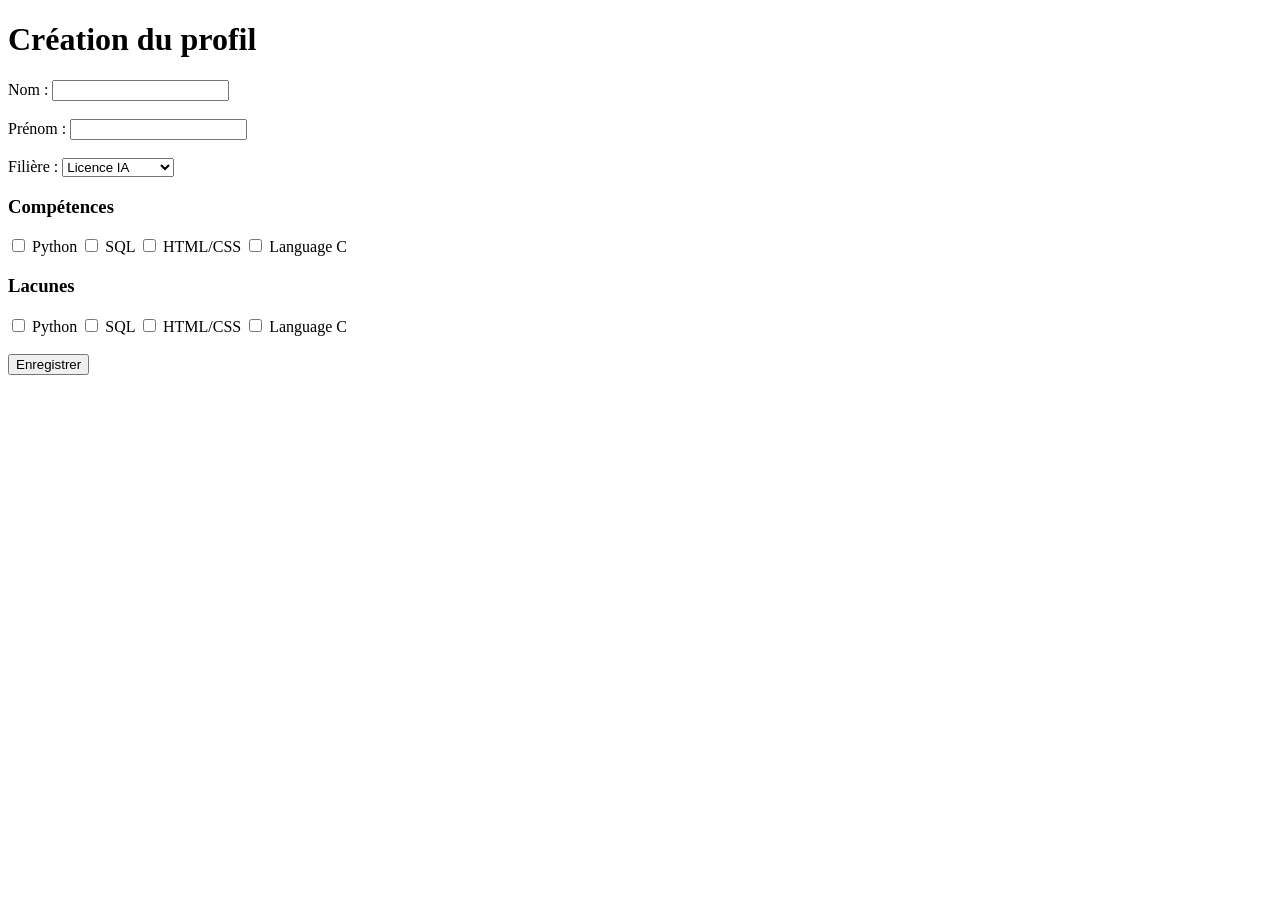
<file: profil.html>
<!DOCTYPE html>
<html>
<head>
    <title>Profil étudiant</title>
</head>
<body>

<h1>Création du profil</h1>

<form action="/valider_profil" method="POST">

    <label>Nom :</label>
    <input type="text" name="nom"><br><br>

    <label>Prénom :</label>
    <input type="text" name="prenom"><br><br>

    <label>Filière :</label>
    <select name="filiere">
        <option>Licence IA</option>
        <option>Licence GL</option>
        <option>Licence SI</option>
        <option>Licence SEIOT</option>
        <option>Licence IM</option>
    </select>

    <h3>Compétences</h3>

    <input type="checkbox" name="competences" value="Python">
    Python

    <input type="checkbox" name="competences" value="SQL">
    SQL

    <input type="checkbox" name="competences" value="HTML/CSS">
    HTML/CSS

     <input type="checkbox" name="competences" value="language C">
     Language C
    


    <h3>Lacunes</h3>

    <input type="checkbox" name="lacunes" value="Python">
    Python

    <input type="checkbox" name="lacunes" value="SQL">
    SQL

    <input type="checkbox" name="lacunes" value="HTML/CSS">
    HTML/CSS

    <input type="checkbox" name="competences" value="language C">
     Language C

    <br><br>

    <button type="submit">
        Enregistrer
    </button>

</form>

</body>
</html>
</file>
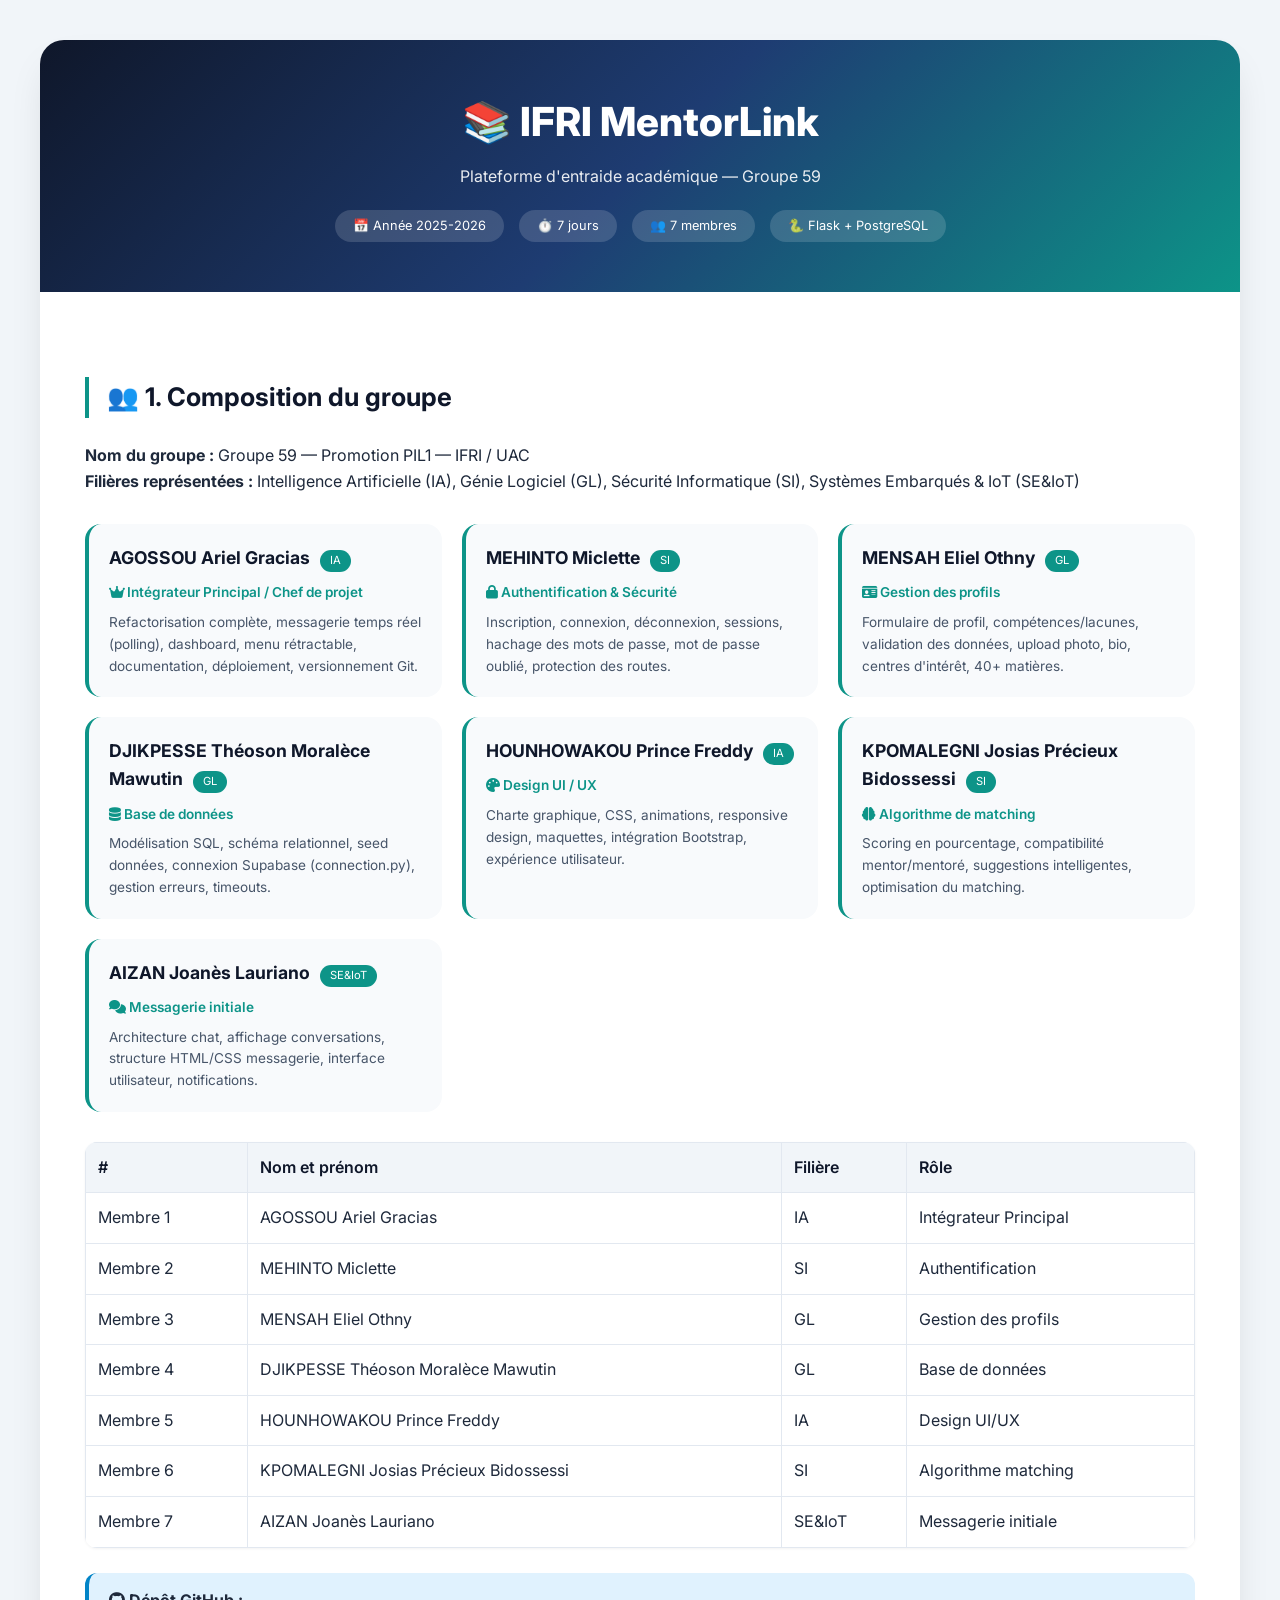
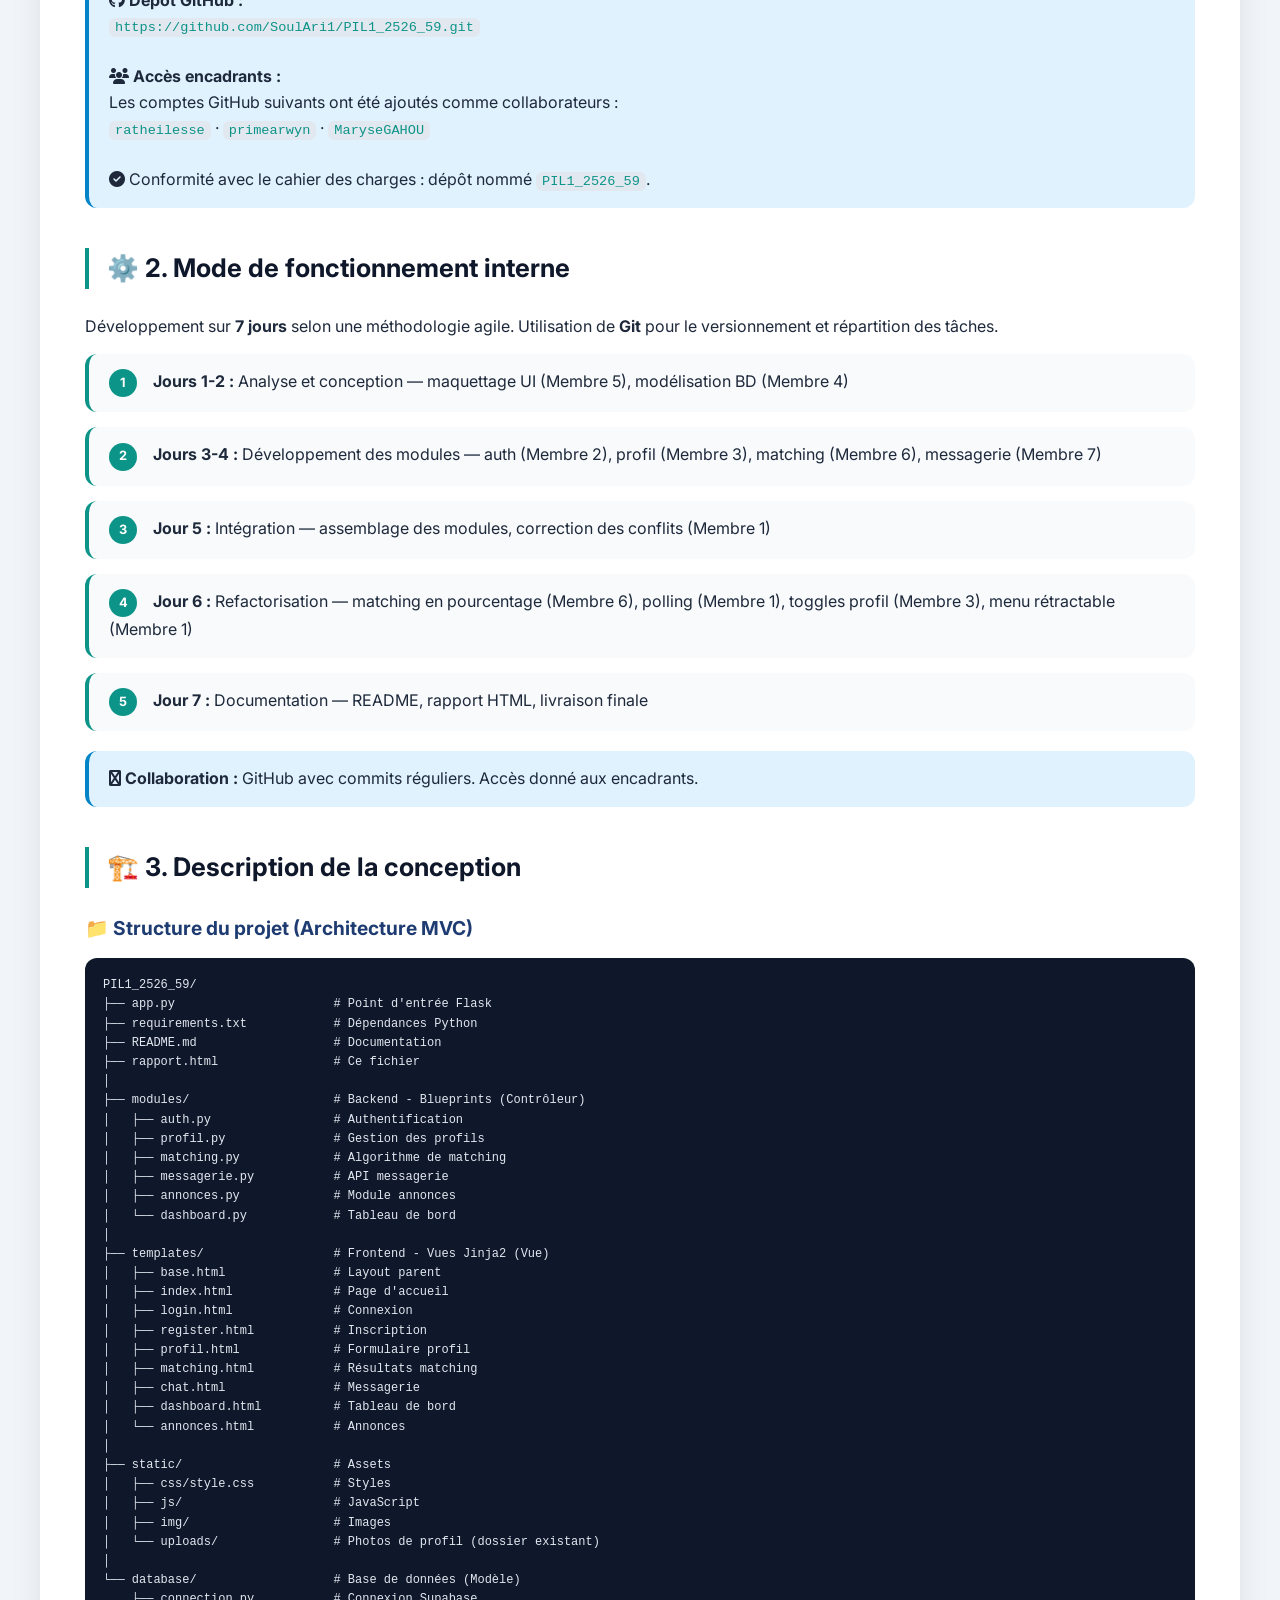
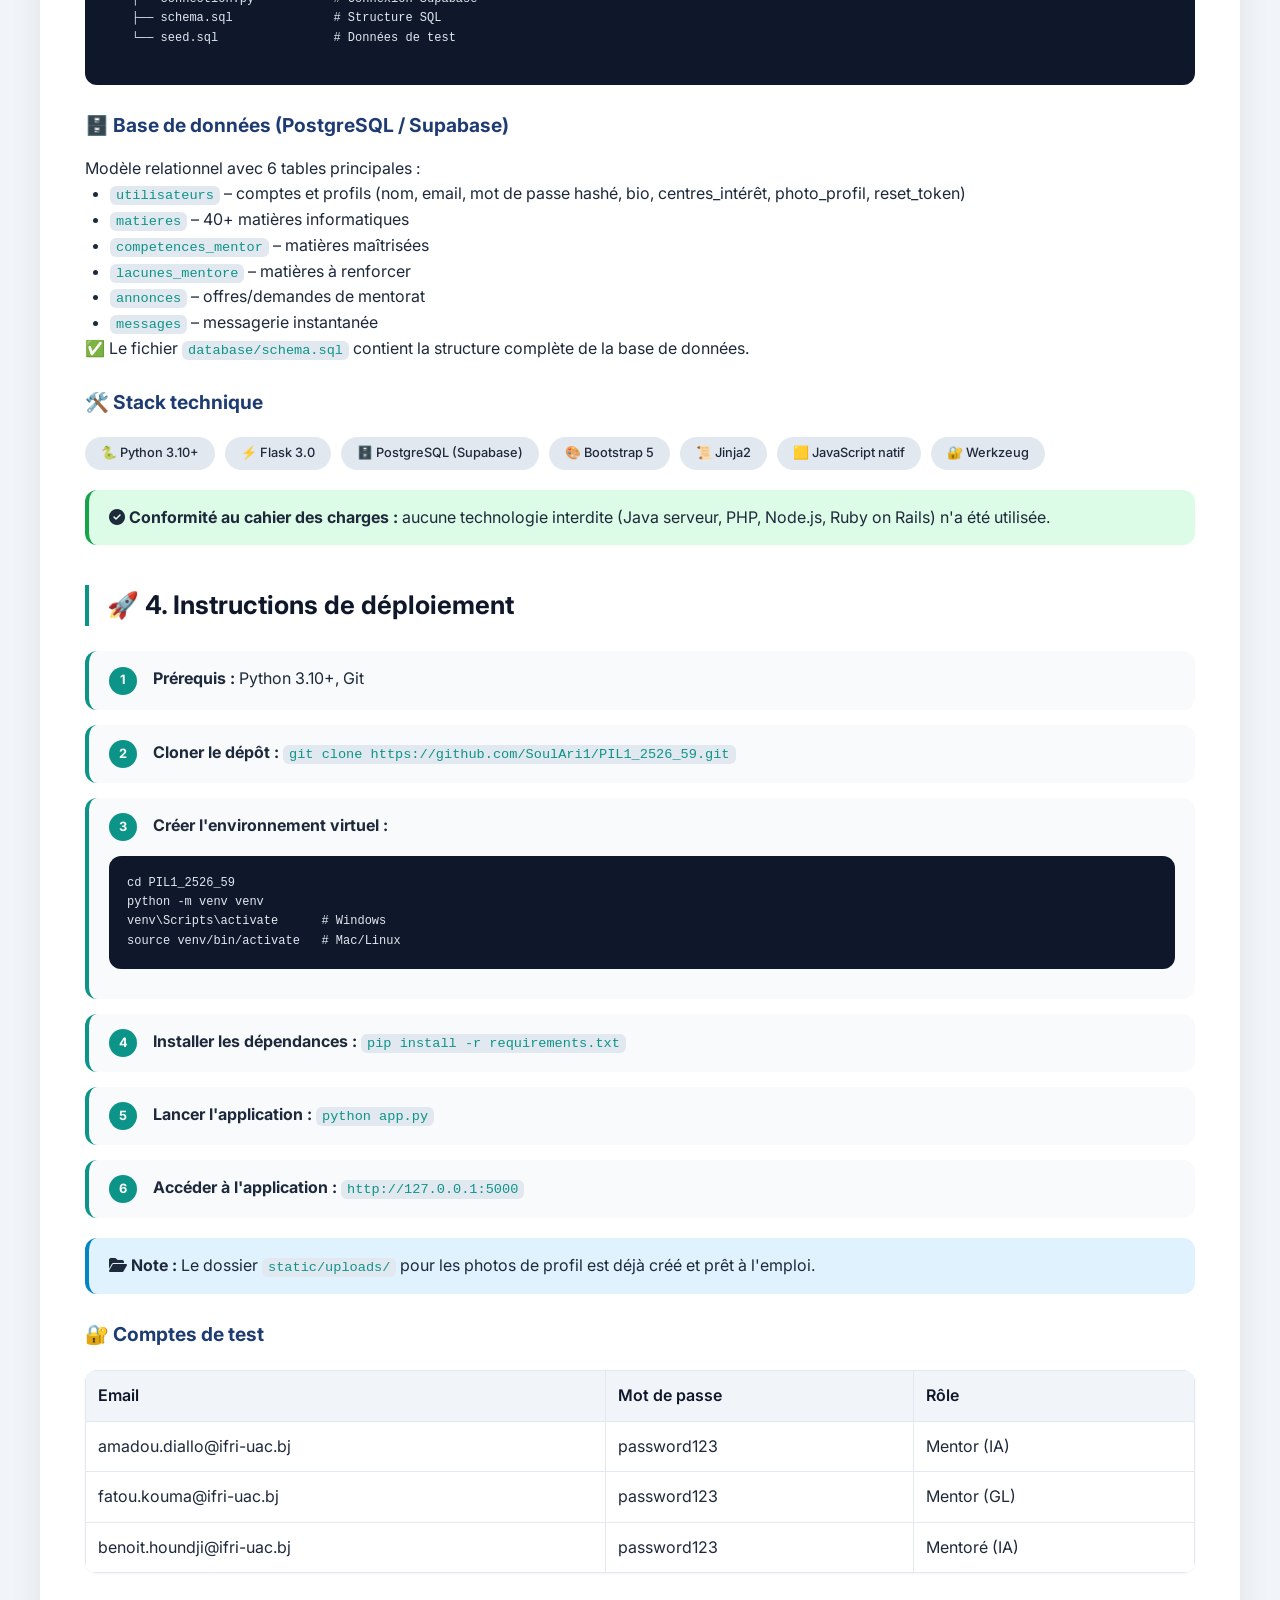
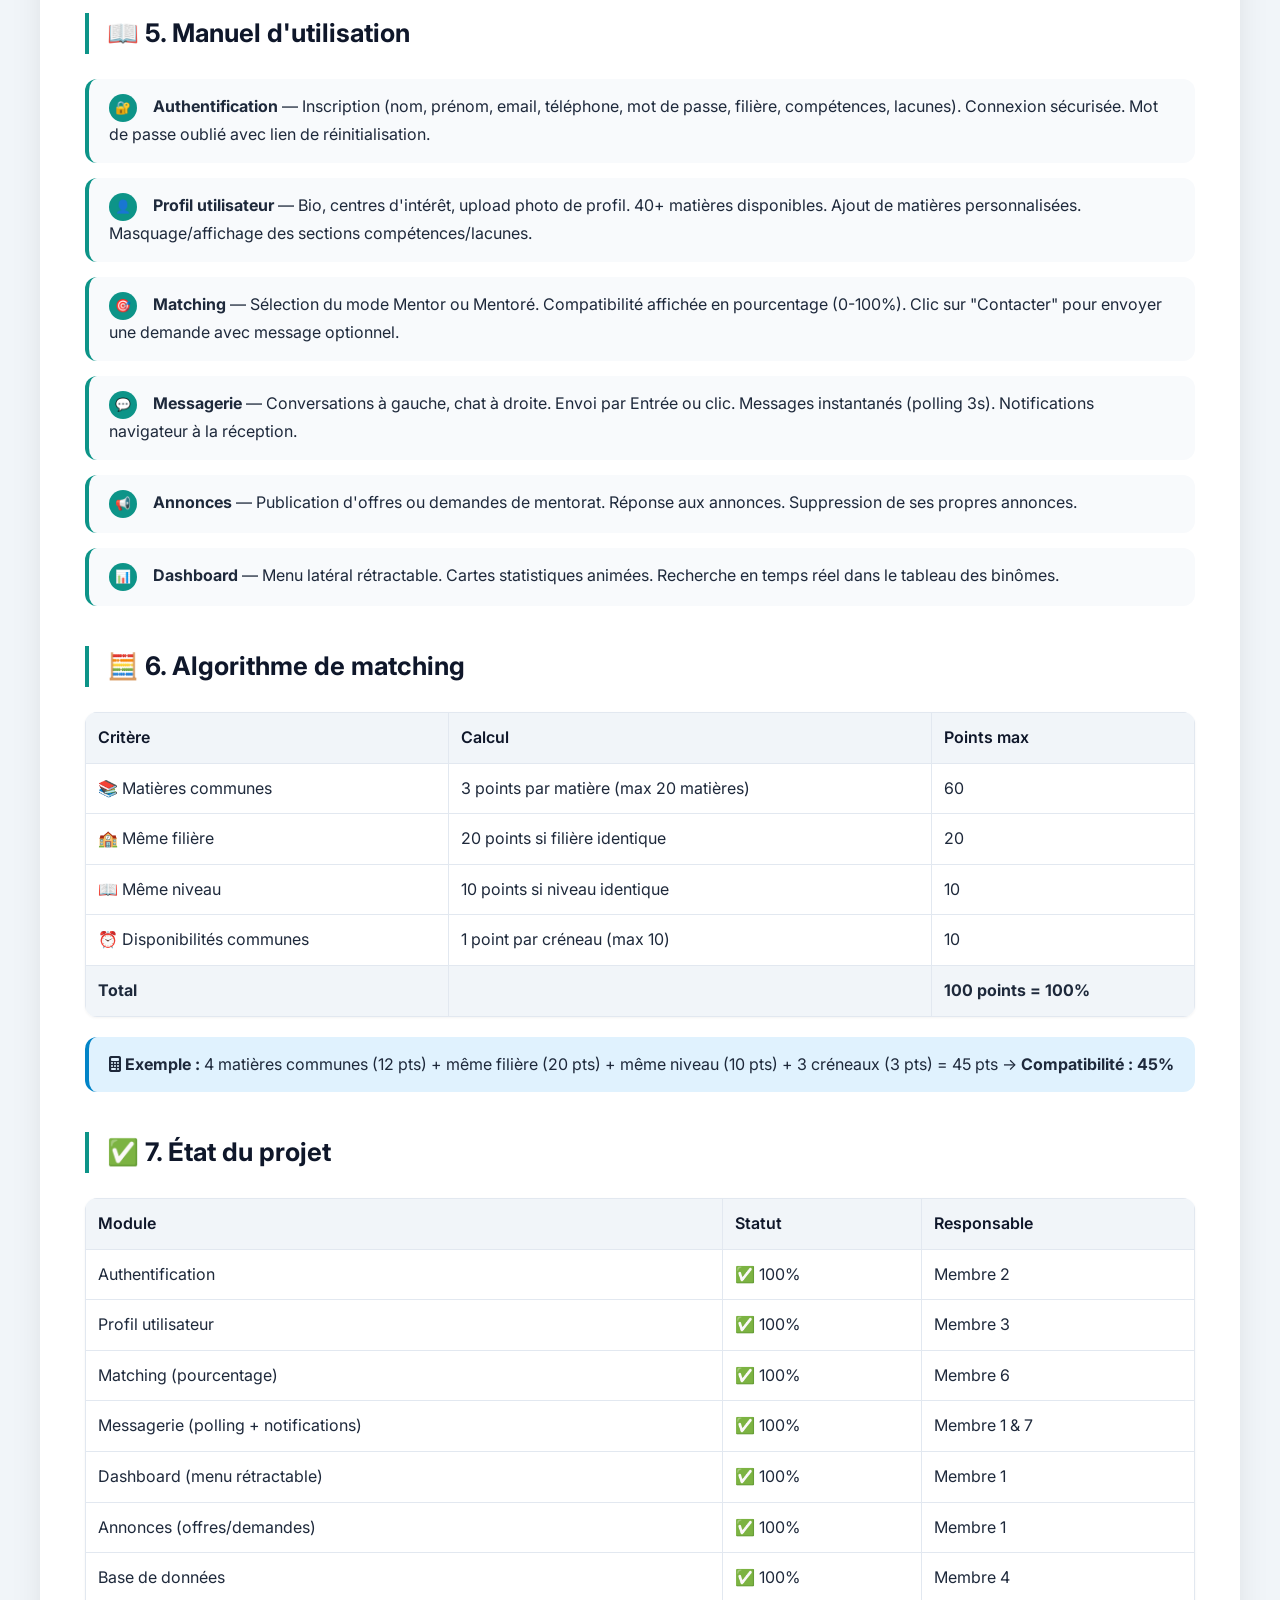
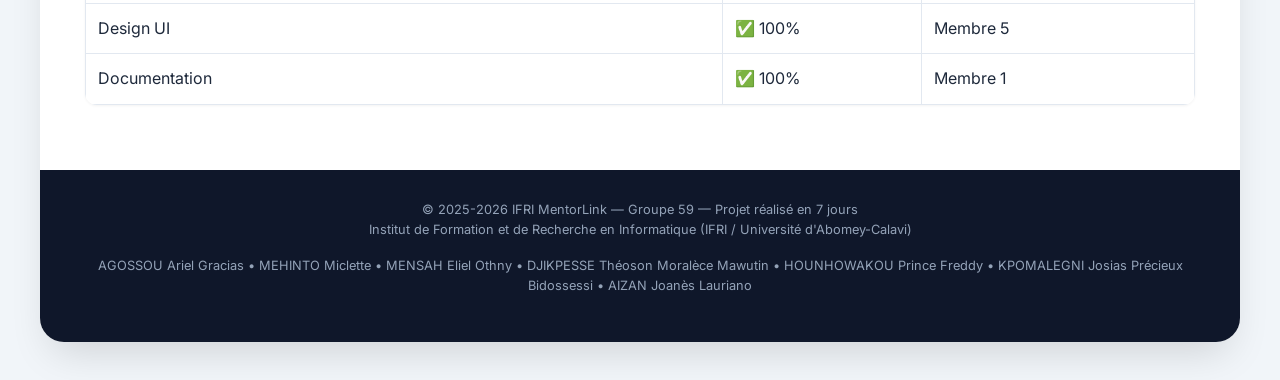
<file: rapport.html>
<!DOCTYPE html>
<html lang="fr">
<head>
    <meta charset="UTF-8">
    <meta name="viewport" content="width=device-width, initial-scale=1.0">
    <title>Rapport Projet IFRI MentorLink - Groupe 59</title>
    <link href="https://fonts.googleapis.com/css2?family=Inter:opsz,wght@14..32,300;14..32,400;14..32,500;14..32,600;14..32,700;14..32,800&display=swap" rel="stylesheet">
    <link rel="stylesheet" href="https://cdnjs.cloudflare.com/ajax/libs/font-awesome/6.4.0/css/all.min.css">
    <style>
        * {
            margin: 0;
            padding: 0;
            box-sizing: border-box;
        }
        body {
            font-family: 'Inter', sans-serif;
            line-height: 1.6;
            color: #1e293b;
            background: #f1f5f9;
            padding: 40px 20px;
        }
        .container {
            max-width: 1200px;
            margin: 0 auto;
            background: white;
            border-radius: 24px;
            box-shadow: 0 20px 40px -12px rgba(0,0,0,0.15);
            overflow: hidden;
        }
        header {
            background: linear-gradient(135deg, #0f172a 0%, #1e3c72 50%, #0d9488 100%);
            color: white;
            padding: 50px 40px;
            text-align: center;
        }
        header h1 {
            font-size: 2.5rem;
            margin-bottom: 10px;
            font-weight: 800;
        }
        header .subtitle {
            font-size: 1rem;
            opacity: 0.9;
            margin-bottom: 20px;
        }
        .badge-container {
            display: flex;
            justify-content: center;
            gap: 15px;
            flex-wrap: wrap;
        }
        .badge {
            background: rgba(255,255,255,0.15);
            padding: 6px 18px;
            border-radius: 50px;
            font-size: 0.8rem;
        }
        .content {
            padding: 45px;
        }
        h2 {
            color: #0f172a;
            border-left: 4px solid #0d9488;
            padding-left: 18px;
            margin: 40px 0 25px 0;
            font-size: 1.6rem;
        }
        h3 {
            color: #1e3c72;
            margin: 25px 0 15px 0;
            font-size: 1.2rem;
        }
        .member-grid {
            display: grid;
            grid-template-columns: repeat(auto-fit, minmax(320px, 1fr));
            gap: 20px;
            margin: 30px 0;
        }
        .member-card {
            background: #f8fafc;
            border-radius: 16px;
            padding: 20px;
            border-left: 4px solid #0d9488;
            transition: all 0.2s;
        }
        .member-card:hover {
            transform: translateY(-3px);
            box-shadow: 0 10px 20px -10px rgba(0,0,0,0.1);
        }
        .member-name {
            font-size: 1.1rem;
            font-weight: 700;
            color: #0f172a;
        }
        .member-filiere {
            display: inline-block;
            background: #0d9488;
            color: white;
            padding: 2px 10px;
            border-radius: 20px;
            font-size: 0.7rem;
            margin-left: 10px;
        }
        .member-role {
            color: #0d9488;
            font-weight: 600;
            font-size: 0.85rem;
            margin: 10px 0 8px 0;
        }
        .member-desc {
            color: #475569;
            font-size: 0.85rem;
        }
        table {
            width: 100%;
            border-collapse: collapse;
            margin: 20px 0;
            border-radius: 12px;
            overflow: hidden;
            box-shadow: 0 1px 3px rgba(0,0,0,0.05);
        }
        th, td {
            border: 1px solid #e2e8f0;
            padding: 12px;
            text-align: left;
        }
        th {
            background: #f1f5f9;
            font-weight: 600;
            color: #0f172a;
        }
        pre {
            background: #0f172a;
            color: #e2e8f0;
            padding: 18px;
            border-radius: 12px;
            overflow-x: auto;
            font-size: 0.75rem;
            font-family: 'Monaco', monospace;
            margin: 15px 0;
        }
        code {
            background: #e2e8f0;
            padding: 2px 6px;
            border-radius: 6px;
            font-size: 0.85rem;
            color: #0d9488;
        }
        .tech-stack {
            display: flex;
            flex-wrap: wrap;
            gap: 10px;
            margin: 20px 0;
        }
        .tech-item {
            background: #e2e8f0;
            padding: 6px 16px;
            border-radius: 30px;
            font-size: 0.8rem;
            font-weight: 500;
        }
        .step {
            background: #f8fafc;
            border-radius: 12px;
            padding: 15px 20px;
            margin: 15px 0;
            border-left: 4px solid #0d9488;
        }
        .step-number {
            background: #0d9488;
            color: white;
            width: 28px;
            height: 28px;
            border-radius: 50%;
            display: inline-flex;
            align-items: center;
            justify-content: center;
            margin-right: 12px;
            font-size: 0.8rem;
            font-weight: bold;
        }
        .info-box {
            background: #e0f2fe;
            border-left: 4px solid #0284c7;
            padding: 15px 20px;
            border-radius: 12px;
            margin: 20px 0;
        }
        .success-box {
            background: #dcfce7;
            border-left-color: #16a34a;
        }
        footer {
            background: #0f172a;
            color: #94a3b8;
            text-align: center;
            padding: 30px;
            font-size: 0.8rem;
        }
        .footer-names {
            display: flex;
            flex-wrap: wrap;
            justify-content: center;
            gap: 15px;
            margin: 15px 0;
        }
        @media (max-width: 768px) {
            .content { padding: 25px; }
            header h1 { font-size: 1.6rem; }
            h2 { font-size: 1.3rem; }
        }
        @media print {
            body { background: white; padding: 0; }
            header { -webkit-print-color-adjust: exact; print-color-adjust: exact; }
            .member-card { break-inside: avoid; }
        }
    </style>
</head>
<body>
<div class="container">
    <header>
        <h1>📚 IFRI MentorLink</h1>
        <p class="subtitle">Plateforme d'entraide académique — Groupe 59</p>
        <div class="badge-container">
            <span class="badge">📅 Année 2025-2026</span>
            <span class="badge">⏱️ 7 jours</span>
            <span class="badge">👥 7 membres</span>
            <span class="badge">🐍 Flask + PostgreSQL</span>
        </div>
    </header>

    <div class="content">

        <!-- ==================== 1. MEMBRES ==================== -->
        <h2>👥 1. Composition du groupe</h2>
        <p><strong>Nom du groupe :</strong> Groupe 59 — Promotion PIL1 — IFRI / UAC</p>
        <p><strong>Filières représentées :</strong> Intelligence Artificielle (IA), Génie Logiciel (GL), Sécurité Informatique (SI), Systèmes Embarqués & IoT (SE&IoT)</p>

        <div class="member-grid">
            <div class="member-card">
                <div><span class="member-name">AGOSSOU Ariel Gracias</span><span class="member-filiere">IA</span></div>
                <div class="member-role"><i class="fas fa-crown"></i> Intégrateur Principal / Chef de projet</div>
                <div class="member-desc">Refactorisation complète, messagerie temps réel (polling), dashboard, menu rétractable, documentation, déploiement, versionnement Git.</div>
            </div>
            <div class="member-card">
                <div><span class="member-name">MEHINTO Miclette</span><span class="member-filiere">SI</span></div>
                <div class="member-role"><i class="fas fa-lock"></i> Authentification & Sécurité</div>
                <div class="member-desc">Inscription, connexion, déconnexion, sessions, hachage des mots de passe, mot de passe oublié, protection des routes.</div>
            </div>
            <div class="member-card">
                <div><span class="member-name">MENSAH Eliel Othny</span><span class="member-filiere">GL</span></div>
                <div class="member-role"><i class="fas fa-id-card"></i> Gestion des profils</div>
                <div class="member-desc">Formulaire de profil, compétences/lacunes, validation des données, upload photo, bio, centres d'intérêt, 40+ matières.</div>
            </div>
            <div class="member-card">
                <div><span class="member-name">DJIKPESSE Théoson Moralèce Mawutin</span><span class="member-filiere">GL</span></div>
                <div class="member-role"><i class="fas fa-database"></i> Base de données</div>
                <div class="member-desc">Modélisation SQL, schéma relationnel, seed données, connexion Supabase (connection.py), gestion erreurs, timeouts.</div>
            </div>
            <div class="member-card">
                <div><span class="member-name">HOUNHOWAKOU Prince Freddy</span><span class="member-filiere">IA</span></div>
                <div class="member-role"><i class="fas fa-palette"></i> Design UI / UX</div>
                <div class="member-desc">Charte graphique, CSS, animations, responsive design, maquettes, intégration Bootstrap, expérience utilisateur.</div>
            </div>
            <div class="member-card">
                <div><span class="member-name">KPOMALEGNI Josias Précieux Bidossessi</span><span class="member-filiere">SI</span></div>
                <div class="member-role"><i class="fas fa-brain"></i> Algorithme de matching</div>
                <div class="member-desc">Scoring en pourcentage, compatibilité mentor/mentoré, suggestions intelligentes, optimisation du matching.</div>
            </div>
            <div class="member-card">
                <div><span class="member-name">AIZAN Joanès Lauriano</span><span class="member-filiere">SE&IoT</span></div>
                <div class="member-role"><i class="fas fa-comments"></i> Messagerie initiale</div>
                <div class="member-desc">Architecture chat, affichage conversations, structure HTML/CSS messagerie, interface utilisateur, notifications.</div>
            </div>
        </div>

        <table>
            <thead><tr><th>#</th><th>Nom et prénom</th><th>Filière</th><th>Rôle</th></tr></thead>
            <tbody>
                <tr><td>Membre 1</td><td>AGOSSOU Ariel Gracias</td><td>IA</td><td>Intégrateur Principal</td></tr>
                <tr><td>Membre 2</td><td>MEHINTO Miclette</td><td>SI</td><td>Authentification</td></tr>
                <tr><td>Membre 3</td><td>MENSAH Eliel Othny</td><td>GL</td><td>Gestion des profils</td></tr>
                <tr><td>Membre 4</td><td>DJIKPESSE Théoson Moralèce Mawutin</td><td>GL</td><td>Base de données</td></tr>
                <tr><td>Membre 5</td><td>HOUNHOWAKOU Prince Freddy</td><td>IA</td><td>Design UI/UX</td></tr>
                <tr><td>Membre 6</td><td>KPOMALEGNI Josias Précieux Bidossessi</td><td>SI</td><td>Algorithme matching</td></tr>
                <tr><td>Membre 7</td><td>AIZAN Joanès Lauriano</td><td>SE&IoT</td><td>Messagerie initiale</td></tr>
            </tbody>
        </table>

        <!-- Dépôt GitHub et accès encadrants -->
        <div class="info-box" style="margin-top: 25px;">
            <i class="fab fa-github"></i> <strong>Dépôt GitHub :</strong><br>
            <code>https://github.com/SoulAri1/PIL1_2526_59.git</code>
            <br><br>
            <i class="fas fa-users"></i> <strong>Accès encadrants :</strong><br>
            Les comptes GitHub suivants ont été ajoutés comme collaborateurs :<br>
            <code>ratheilesse</code> · <code>primearwyn</code> · <code>MaryseGAHOU</code>
            <br><br>
            <i class="fas fa-check-circle"></i> Conformité avec le cahier des charges : dépôt nommé <code>PIL1_2526_59</code>.
        </div>

        <!-- ==================== 2. FONCTIONNEMENT ==================== -->
        <h2>⚙️ 2. Mode de fonctionnement interne</h2>
        <p>Développement sur <strong>7 jours</strong> selon une méthodologie agile. Utilisation de <strong>Git</strong> pour le versionnement et répartition des tâches.</p>

        <div class="step"><span class="step-number">1</span> <strong>Jours 1-2 :</strong> Analyse et conception — maquettage UI (Membre 5), modélisation BD (Membre 4)</div>
        <div class="step"><span class="step-number">2</span> <strong>Jours 3-4 :</strong> Développement des modules — auth (Membre 2), profil (Membre 3), matching (Membre 6), messagerie (Membre 7)</div>
        <div class="step"><span class="step-number">3</span> <strong>Jour 5 :</strong> Intégration — assemblage des modules, correction des conflits (Membre 1)</div>
        <div class="step"><span class="step-number">4</span> <strong>Jour 6 :</strong> Refactorisation — matching en pourcentage (Membre 6), polling (Membre 1), toggles profil (Membre 3), menu rétractable (Membre 1)</div>
        <div class="step"><span class="step-number">5</span> <strong>Jour 7 :</strong> Documentation — README, rapport HTML, livraison finale</div>

        <div class="info-box">
            <i class="fas fa-github"></i> <strong>Collaboration :</strong> GitHub avec commits réguliers. Accès donné aux encadrants.
        </div>

        <!-- ==================== 3. CONCEPTION ==================== -->
        <h2>🏗️ 3. Description de la conception</h2>

        <h3>📁 Structure du projet (Architecture MVC)</h3>
        <pre>
PIL1_2526_59/
├── app.py                      # Point d'entrée Flask
├── requirements.txt            # Dépendances Python
├── README.md                   # Documentation
├── rapport.html                # Ce fichier
│
├── modules/                    # Backend - Blueprints (Contrôleur)
│   ├── auth.py                 # Authentification
│   ├── profil.py               # Gestion des profils
│   ├── matching.py             # Algorithme de matching
│   ├── messagerie.py           # API messagerie
│   ├── annonces.py             # Module annonces
│   └── dashboard.py            # Tableau de bord
│
├── templates/                  # Frontend - Vues Jinja2 (Vue)
│   ├── base.html               # Layout parent
│   ├── index.html              # Page d'accueil
│   ├── login.html              # Connexion
│   ├── register.html           # Inscription
│   ├── profil.html             # Formulaire profil
│   ├── matching.html           # Résultats matching
│   ├── chat.html               # Messagerie
│   ├── dashboard.html          # Tableau de bord
│   └── annonces.html           # Annonces
│
├── static/                     # Assets
│   ├── css/style.css           # Styles
│   ├── js/                     # JavaScript
│   ├── img/                    # Images
│   └── uploads/                # Photos de profil (dossier existant)
│
└── database/                   # Base de données (Modèle)
    ├── connection.py           # Connexion Supabase
    ├── schema.sql              # Structure SQL
    └── seed.sql                # Données de test
        </pre>

        <h3>🗄️ Base de données (PostgreSQL / Supabase)</h3>
        <p>Modèle relationnel avec 6 tables principales :</p>
        <ul style="margin-left: 25px;">
            <li><code>utilisateurs</code> – comptes et profils (nom, email, mot de passe hashé, bio, centres_intérêt, photo_profil, reset_token)</li>
            <li><code>matieres</code> – 40+ matières informatiques</li>
            <li><code>competences_mentor</code> – matières maîtrisées</li>
            <li><code>lacunes_mentore</code> – matières à renforcer</li>
            <li><code>annonces</code> – offres/demandes de mentorat</li>
            <li><code>messages</code> – messagerie instantanée</li>
        </ul>
        <p>✅ Le fichier <code>database/schema.sql</code> contient la structure complète de la base de données.</p>

        <h3>🛠️ Stack technique</h3>
        <div class="tech-stack">
            <span class="tech-item">🐍 Python 3.10+</span>
            <span class="tech-item">⚡ Flask 3.0</span>
            <span class="tech-item">🗄️ PostgreSQL (Supabase)</span>
            <span class="tech-item">🎨 Bootstrap 5</span>
            <span class="tech-item">📜 Jinja2</span>
            <span class="tech-item">🟨 JavaScript natif</span>
            <span class="tech-item">🔐 Werkzeug</span>
        </div>
        <div class="success-box info-box">
            <i class="fas fa-check-circle"></i> <strong>Conformité au cahier des charges :</strong> aucune technologie interdite (Java serveur, PHP, Node.js, Ruby on Rails) n'a été utilisée.
        </div>

        <!-- ==================== 4. INSTRUCTIONS DE DÉPLOIEMENT ==================== -->
        <h2>🚀 4. Instructions de déploiement</h2>

        <div class="step"><span class="step-number">1</span> <strong>Prérequis :</strong> Python 3.10+, Git</div>
        <div class="step"><span class="step-number">2</span> <strong>Cloner le dépôt :</strong> <code>git clone https://github.com/SoulAri1/PIL1_2526_59.git</code></div>
        <div class="step"><span class="step-number">3</span> <strong>Créer l'environnement virtuel :</strong>
            <pre>cd PIL1_2526_59
python -m venv venv
venv\Scripts\activate      # Windows
source venv/bin/activate   # Mac/Linux</pre>
        </div>
        <div class="step"><span class="step-number">4</span> <strong>Installer les dépendances :</strong> <code>pip install -r requirements.txt</code></div>
        <div class="step"><span class="step-number">5</span> <strong>Lancer l'application :</strong> <code>python app.py</code></div>
        <div class="step"><span class="step-number">6</span> <strong>Accéder à l'application :</strong> <code>http://127.0.0.1:5000</code></div>

        <div class="info-box">
            <i class="fas fa-folder-open"></i> <strong>Note :</strong> Le dossier <code>static/uploads/</code> pour les photos de profil est déjà créé et prêt à l'emploi.
        </div>

        <h3>🔐 Comptes de test</h3>
        <table>
            <thead><tr><th>Email</th><th>Mot de passe</th><th>Rôle</th></tr></thead>
            <tbody>
                <tr><td>amadou.diallo@ifri-uac.bj</td><td>password123</td><td>Mentor (IA)</td></tr>
                <tr><td>fatou.kouma@ifri-uac.bj</td><td>password123</td><td>Mentor (GL)</td></tr>
                <tr><td>benoit.houndji@ifri-uac.bj</td><td>password123</td><td>Mentoré (IA)</td></tr>
            </tbody>
        </table>

        <!-- ==================== 5. MANUEL D'UTILISATION ==================== -->
        <h2>📖 5. Manuel d'utilisation</h2>

        <div class="step"><span class="step-number">🔐</span> <strong>Authentification</strong> — Inscription (nom, prénom, email, téléphone, mot de passe, filière, compétences, lacunes). Connexion sécurisée. Mot de passe oublié avec lien de réinitialisation.</div>
        <div class="step"><span class="step-number">👤</span> <strong>Profil utilisateur</strong> — Bio, centres d'intérêt, upload photo de profil. 40+ matières disponibles. Ajout de matières personnalisées. Masquage/affichage des sections compétences/lacunes.</div>
        <div class="step"><span class="step-number">🎯</span> <strong>Matching</strong> — Sélection du mode Mentor ou Mentoré. Compatibilité affichée en pourcentage (0-100%). Clic sur "Contacter" pour envoyer une demande avec message optionnel.</div>
        <div class="step"><span class="step-number">💬</span> <strong>Messagerie</strong> — Conversations à gauche, chat à droite. Envoi par Entrée ou clic. Messages instantanés (polling 3s). Notifications navigateur à la réception.</div>
        <div class="step"><span class="step-number">📢</span> <strong>Annonces</strong> — Publication d'offres ou demandes de mentorat. Réponse aux annonces. Suppression de ses propres annonces.</div>
        <div class="step"><span class="step-number">📊</span> <strong>Dashboard</strong> — Menu latéral rétractable. Cartes statistiques animées. Recherche en temps réel dans le tableau des binômes.</div>

        <!-- ==================== 6. ALGORITHME ==================== -->
        <h2>🧮 6. Algorithme de matching</h2>
        <table>
            <thead><tr><th>Critère</th><th>Calcul</th><th>Points max</th></tr></thead>
            <tbody>
                <tr><td>📚 Matières communes</td><td>3 points par matière (max 20 matières)</td><td>60</td></tr>
                <tr><td>🏫 Même filière</td><td>20 points si filière identique</td><td>20</td></tr>
                <tr><td>📖 Même niveau</td><td>10 points si niveau identique</td><td>10</td></tr>
                <tr><td>⏰ Disponibilités communes</td><td>1 point par créneau (max 10)</td><td>10</td></tr>
                <tr style="background:#f1f5f9;"><td><strong>Total</strong></td><td></td><td><strong>100 points = 100%</strong></td></tr>
            </tbody>
        </table>
        <div class="info-box">
            <i class="fas fa-calculator"></i> <strong>Exemple :</strong> 4 matières communes (12 pts) + même filière (20 pts) + même niveau (10 pts) + 3 créneaux (3 pts) = 45 pts → <strong>Compatibilité : 45%</strong>
        </div>

        <!-- ==================== 7. ÉTAT ==================== -->
        <h2>✅ 7. État du projet</h2>
        <table>
            <thead><tr><th>Module</th><th>Statut</th><th>Responsable</th></tr></thead>
            <tbody>
                <tr><td>Authentification</td><td>✅ 100%</td><td>Membre 2</td></tr>
                <tr><td>Profil utilisateur</td><td>✅ 100%</td><td>Membre 3</td></tr>
                <tr><td>Matching (pourcentage)</td><td>✅ 100%</td><td>Membre 6</td></tr>
                <tr><td>Messagerie (polling + notifications)</td><td>✅ 100%</td><td>Membre 1 & 7</td></tr>
                <tr><td>Dashboard (menu rétractable)</td><td>✅ 100%</td><td>Membre 1</td></tr>
                <tr><td>Annonces (offres/demandes)</td><td>✅ 100%</td><td>Membre 1</td></tr>
                <tr><td>Base de données</td><td>✅ 100%</td><td>Membre 4</td></tr>
                <tr><td>Design UI</td><td>✅ 100%</td><td>Membre 5</td></tr>
                <tr><td>Documentation</td><td>✅ 100%</td><td>Membre 1</td></tr>
            </tbody>
        </table>

    </div>

    <footer>
        <p>© 2025-2026 IFRI MentorLink — Groupe 59 — Projet réalisé en 7 jours</p>
        <p>Institut de Formation et de Recherche en Informatique (IFRI / Université d'Abomey-Calavi)</p>
        <div class="footer-names">
            AGOSSOU Ariel Gracias • MEHINTO Miclette • MENSAH Eliel Othny • DJIKPESSE Théoson Moralèce Mawutin • HOUNHOWAKOU Prince Freddy • KPOMALEGNI Josias Précieux Bidossessi • AIZAN Joanès Lauriano
        </div>
    </footer>
</div>
</body>
</html>
</file>
